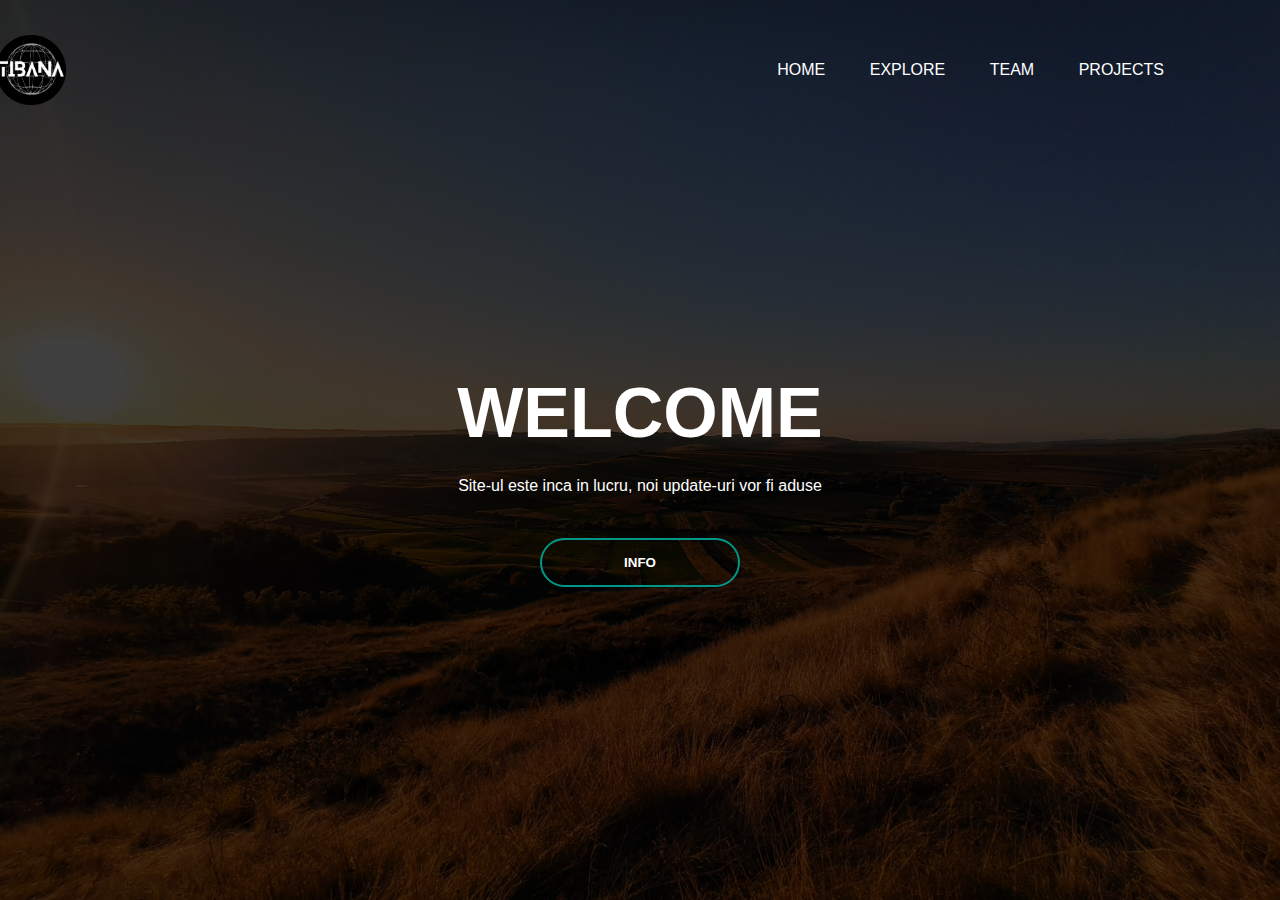
<file: index.html>
<!DOCTYPE html><!DOCTYPE html>
<html>
    <a name="index.html"></a>
    <a name="contact.html"></a>
    <a name="explore.html"></a>
    <a name="team.html"></a>
    <head>
        <title>Tibanesti</title>
        <link rel="stylesheet" href="style.css">
        <link rel="icon" href="images/logoTibana.png">
       
        
    </head>
    <body>
       <!---- <div id="preloader"> </div>

        <script>
            var loader = document.get
        </script>

    -->



        <div class="banner">
            <div class="navbar">
                <img src="images/logoTibana.png" class="logo">
                <ul>
                    <li><a href="index.html">Home</a></li>
                    <li><a href="explore.html">Explore</a></li>
                    <li><a href="team.html">Team</a></li> 
                    <li><a href="projects.html">Projects</a></li> 
                     

                </ul>
        </div>
            <div class="content">
            <h1>WELCOME</h1>
            <p>Site-ul este inca in lucru, noi update-uri vor fi aduse</p>
            <div>
                <a href="explore.html">
                <button type="button"><span></span>INFO</button>
                </a>
            </div>
        </div>
        
        </div>





    </body>
</html>
</file>
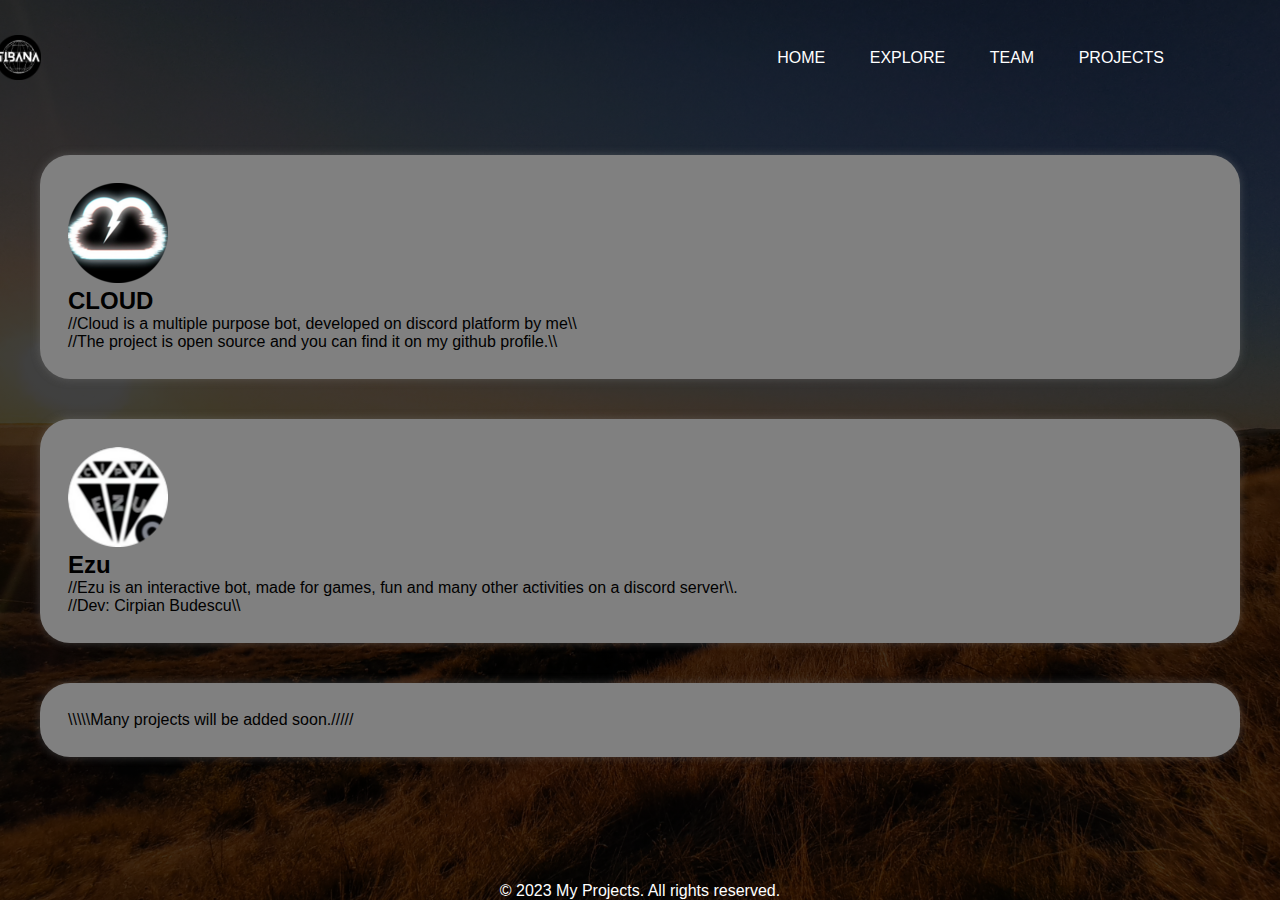
<file: projects.html>
<!DOCTYPE html>
<html>
    <a name="index.html"></a>
    <a name="contact.html"></a>
    <a name="explore.html"></a>
    <a name="team.html"></a>
    <head>
        <tiitle></tiitle>
        <link rel="stylesheet" href="styleProject.css">
    </head>
    <body>
        <div class="banner">
            <div class="navbar">
                <img src="images/logoTibana.png" class="logo">
                <ul>
                    <li><a href="index.html">Home</a></li>
                    <li><a href="explore.html">Explore</a></li>
                    <li><a href="team.html">Team</a></li> 
                    <li><a href="./projects.html">Projects</a></li> 
                    

                </ul> 
            </div>
        
       
        <div class="project-list">
            <img src="images/1cloud.png" class="project.1">
            <h2>CLOUD</h2>
            <p>//Cloud is a multiple purpose bot, developed on discord platform by me\\</p>
            <p>//The project is open source and you can find it on my github profile.\\</p>
            
            
            
        </div>
        
        <div class="project-list">
            <img src="images/ez1.png" class="project.2">
            <h2>Ezu</h2>
            <p>//Ezu is an interactive bot, made for games, fun and many other activities on a discord server\\.</p>
            <p>//Dev: Cirpian Budescu\\</p>
            
        </div>
        
        <div class="project-list">
            <h2></h2>
            <p>\\\\\Many projects will be added soon./////</p>
            
        </div>
        </div>
        
        <footer>
            <p>&copy; 2023 My Projects. All rights reserved.</p>
        </footer>
        
        
    </body>


</html>
</file>
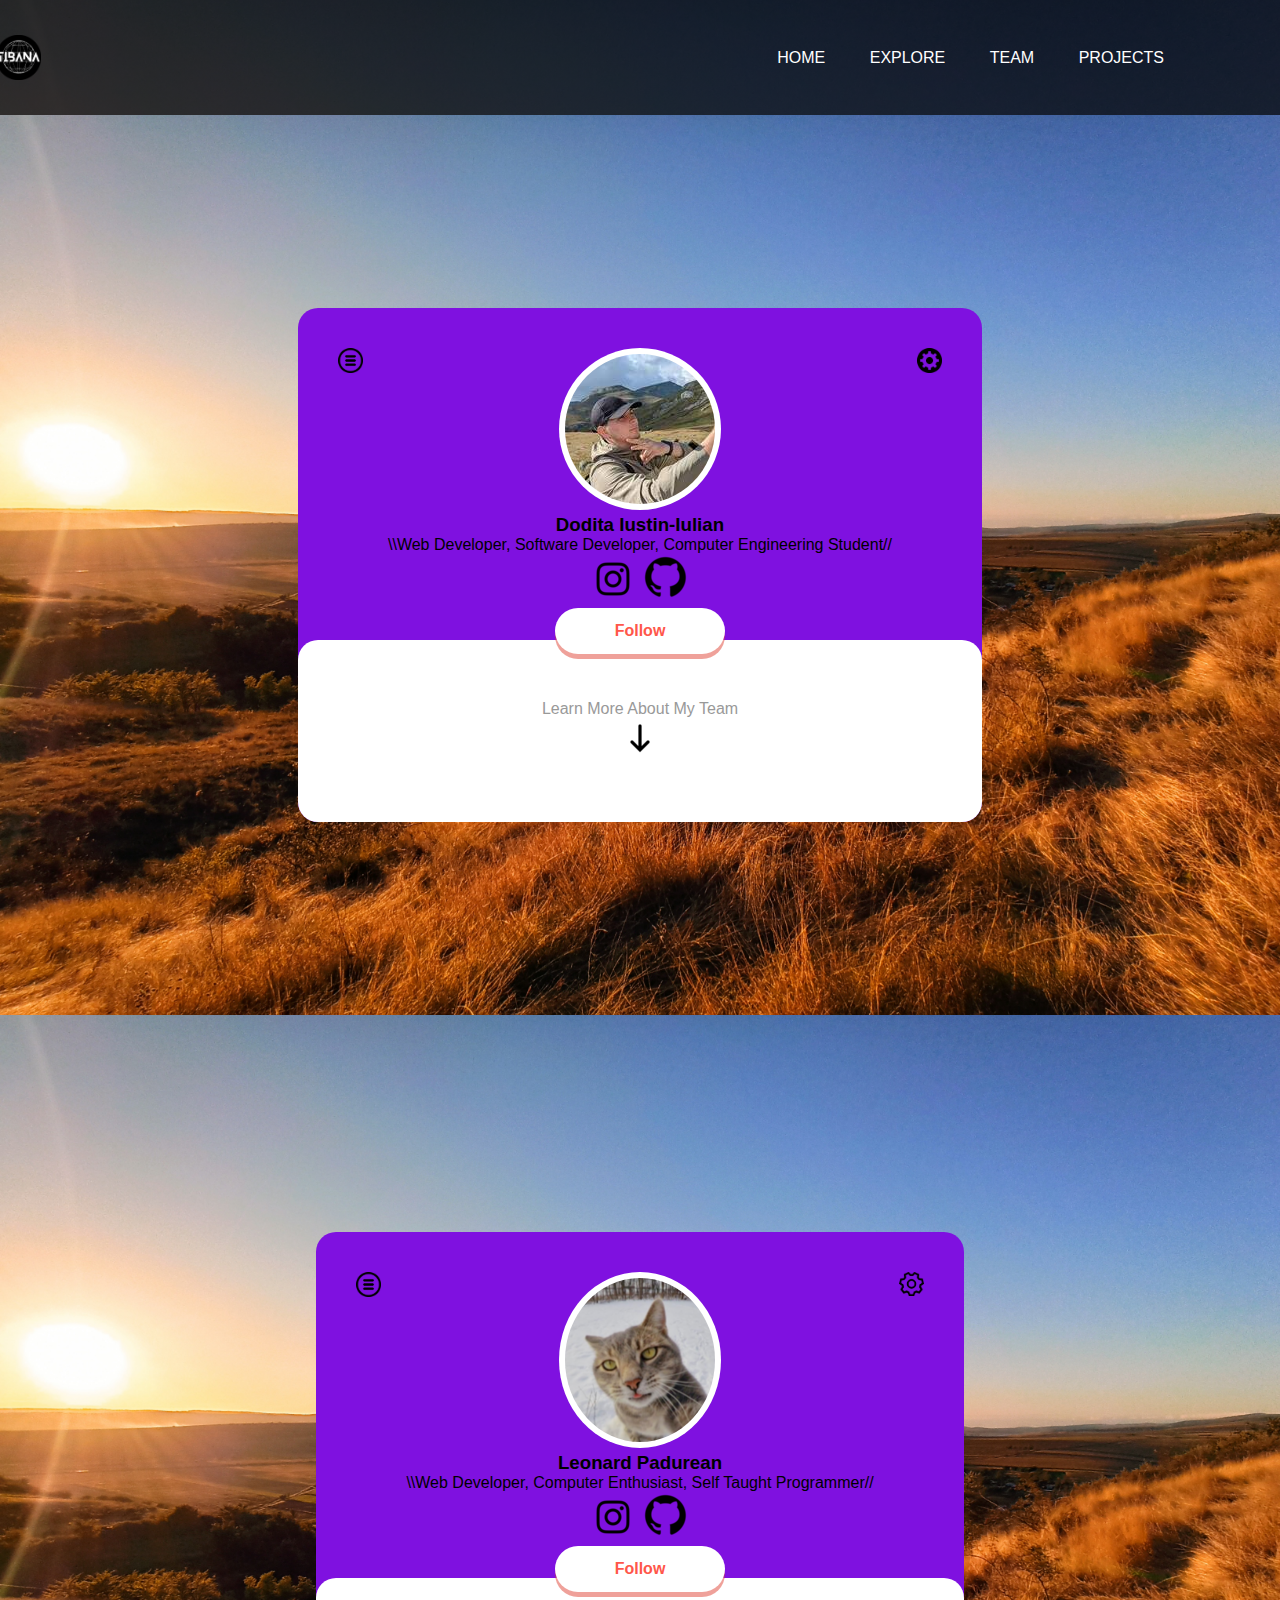
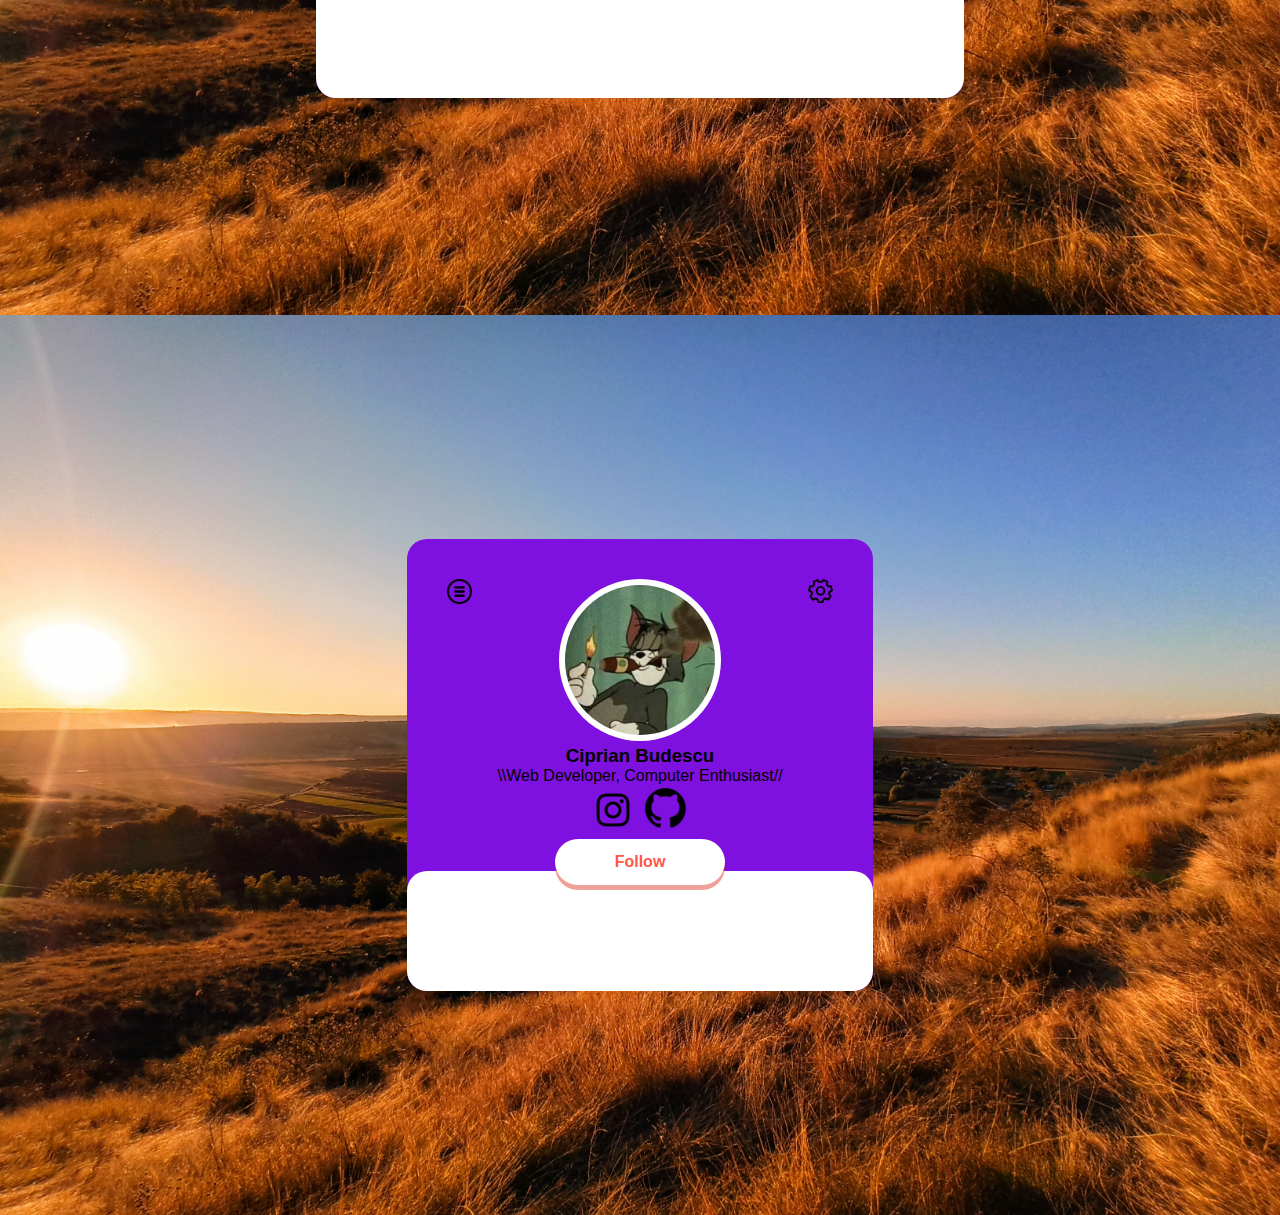
<file: team.html>
<!DOCTYPE html><!DOCTYPE html>

<html>
    <head>
        <tiitle></tiitle>
        <link rel="stylesheet" href="styleContact.css">
    </head>
    <body>
        <div class="banner">
            <div class="navbar">
                <img src="images/logoTibana.png" class="logo">
                <ul>
                    <li><a href="index.html">Home</a></li>
                    <li><a href="explore.html">Explore</a></li>
                    <li><a href="team.html">Team</a></li> 
                    <li><a href="./projects.html">Projects</a></li> 
                    

                </ul> 
        </div>
        <div class="container">
            <div class="profile-box">
                <img src="images/menu.png" class="menu-icon">
                <img src="images/setting.png" class="setting-icon">
            <img src="images/ProfilePictureMe.jpg" class="profile-pic1">
            <h3>Dodita Iustin-Iulian</h3>
            <p>\\Web Developer, Software Developer, Computer Engineering Student//</p>
            <p></p>
            <div class="social-media"> 
            <img src="images/instagram5.png">
            <img src="images/github5.png">
            </div>
            <a href="https://github.com/Snoozy02 ">
            <button onclick="//github.com/Snoozy02" type="button">Follow</button>
        </a>
            <div class="profile-bottom">
                <p>Learn More About My Team</p>
                <img src="images/downarrow1.png">
            </div>
                </div>
            </div>
            <div class="container2">
                <div class="profile-box">
                    <img src="images/menu.png" class="menu-icon">
                    <img src="images/setting1.png"class="setting-icon">
                    <img src="images/leo (1).png" class="profile-pic2">
                    <h3>Leonard Padurean</h3>
                    <p>\\Web Developer, Computer Enthusiast, Self Taught Programmer//</p>
                    <div class="social-media">
                        <img src="images/instagram5.png">
                        <img src="images/github5.png">
                    </div>
                    <a href="https://leopg.dev/">
                    <button type="button">Follow</button>
                    </a>
                <div class="profile-bottom">
                </div>
                </div>
            </div>
            <div class="container3">
                <div class="profile-box">
                    <img src="images/menu.png" class="menu-icon">
                    <img src="images/setting1.png"class="setting-icon">
                    <img src="images/cirpi.jpg" class="profile-pic3">
                    <h3>Ciprian Budescu</h3>
                    <p>\\Web Developer, Computer Enthusiast//</p>
                    <div class="social-media">
                        <img src="images/instagram5.png">
                        <img src="images/github5.png">
                    </div>
                    <a href="https://www.instagram.com/___cipri____/">
                    <button type="button">Follow</button>
                    </a>
                    <div class="profile-bottom">
                    </div>
                </div>
            </div>
                        


                </div>
            </div>

        </div>
        </div>
    
            
    </body>
    
</html>
</file>
<file: style.css>
*{
     margin: 0;
     padding: 0;
     font-family: sans-serif;
}
 .banner{ 
    width: 100%;
    height: 100vh;
    background-image: linear-gradient(rgba(0,0,0,0.75), rgba(0,0,0,0.75)), url(images/background.jpg);
    background-size: cover;
    background-position: centre;
}
  .logo{
    width: 70px;
    cursor: pointer;
    position: relative;
    left: -100px;
    
}
 .navbar{
    width: 85%;
    margin: auto;
    padding: 35px 0;
    display: flex;
    align-items: center;
    justify-content: space-between;
 }
 .navbar ul li {
    list-style: none;
    display: inline-block;
    margin: 0 20px;
    position: relative;

 }
  .navbar ul li a{
    text-decoration: none;
    color: #fff;
    text-transform: uppercase;
}
.navbar ul li::after{
    content: '';
    height: 3px;
    width: 0%;
    background: #009688;
    position: absolute;
    left: 0;
    bottom: -10px;
    transition: 0.5s;
}
.navbar ul li:hover::after{
    width: 100%;
}
.content{
   width: 100%;
    position: absolute;
    top: 50%;
    transform: translateY(-50%);
    text-align: center;
    color: #fff;
}
.content h1{
    font-size: 70px;
    margin-top: 80px;
}
.content p{
    margin: 20px auto;
    font-weight: 100;
    line-height: 25px;   
}
button{
    width: 200px;
    padding: 15px 0;
    text-align: center;
    margin: 20px 10px;
    border-radius: 25px;
    font-weight: bold;
    border: 2px solid #009688;
    background: transparent;
    color: #fff;
    cursor: pointer;
    position: relative;
    overflow: hidden;
}

span{
    background: #009688;
    height: 100%;
    width: 0;
    border-radius: 25px;
    position: absolute;
    left: 0;
    bottom: 0;
    z-index: -1;
    transition: 0.5s;

}
button:hover span{
    width: 100%;
}
button:hover{
    border: none;
}
#shadowBox {
    background-color: rgb(0, 0, 0);
    /* Fallback color */
    background-color: rgba(0, 0, 0, 0.2);
    /* Black w/opacity/see-through */
    border: 3px solid;
  }
  
  .rainbow {
    text-align: center;
    text-decoration: underline;
    font-size: 32px;
    font-family: monospace;
    letter-spacing: 5px;
    animation: colorRotate 6s linear 0s infinite;
  }
 /*de modificat(rainbow animation) in backgground TASK: not important
  /*@keyframes colorRotate {
    from {
      color: #6666ff;
    }
    10% {
      color: #0099ff;
    }
    50% {
      color: #00ff00;
    }   
    75% {
      color: #ff3399;
    }
    100% {
      color: #6666ff;
    }
  }

 /* }
  #preloader{
    background: #000 url(images/loader4.gif) no-repeat center center;
    background-size: 30%;
    height: 100vh;
    width: 100%;
    position: fixed;
    z-index: 100;
  } */
  body{
    animation: transitionIn 0.75s;
  }
  @keyframes transitionIn {
  from{ 
    opacity: 0;
    transform: rotateX(-10deg);
  }
  to {
    opacity: 1;
    transform: rotateX('0');
  }
  
}
</file>
<file: styleProject.css>
*{
    margin: 0;
    padding: 0;
    font-family: sans-serif;
}
.banner{ 
   width: 100%;
   height: 100vh;
   background-image: linear-gradient(rgba(0,0,0,0.75), rgba(0,0,0,0.75)), url(images/background.jpg);
   background-size: cover;
   background-position: centre;
}
 .logo{
   width: 45px;
   cursor: pointer;
   position: relative;
   left: -100px;
   
}
.navbar{
   width: 85%;
   margin: auto;
   padding: 35px 0;
   display: flex;
   align-items: center;
   justify-content: space-between;
}
.navbar ul li {
   list-style: none;
   display: inline-block;
   margin: 0 20px;
   position: relative;

}
 .navbar ul li a{
   text-decoration: none;
   color: #fff;
   text-transform: uppercase;
}
.navbar ul li::after{
   content: '';
   height: 3px;
   width: 0%;
   background: #009688;
   position: absolute;
   left: 0;
   bottom: -10px;
   transition: 0.5s;
}
.navbar ul li:hover::after{
   width: 100%;
}

body{ 
    animation: transitionIn 0.75s;
}

  
h2 {
   margin-top: 0;
 }
 
 b {
   display: inline-block;
   background-color: #333;
   color: grey;
   padding: 10px 20px;
   text-decoration: none;
   border-radius: 5px;
   margin-top: 50px;
   box-shadow: 0 0 10px rgba(128, 128, 128, 0.4);
 }

 
 footer {
   position: absolute;
   bottom: 0;
   left: 50%;
   transform: translateX(-50%);
   text-align: center;
 }
 
 b:hover {
   background-color: #666;
 }
 .project-list {
   background-color: grey;
   padding: 30px;
   margin: 40px;
   box-shadow: 0 0 10px rgba(128, 128, 128, 0.4);
   border-radius: 30px;
   border: 8px solid transparent;
   animation: rainbow 20s linear infinite;
 }
 footer {
   position: absolute;
   bottom: 0;
   left: 50%;
   transform: translateX(-50%);
   text-align: center;
   color:#fff
 }
 .project-list {
   background-color: grey;
   padding: 20px;
   margin: 40px;
   box-shadow: 0 0 10px rgba(128, 128, 128, 0.4);
   border-radius: 30px;
   border: 8px solid transparent;
   animation: rainbow 10s cubic-bezier(0.4, 0, 0.2, 1) infinite;

 }
 
 @keyframes rainbow {
   0% {
     border-color: red;
   }
   16.67% {
     border-color: orange;
   }
   33.33% {
     border-color: yellow;
   }
   50% {
     border-color: green;
   }
   66.67% {
     border-color: blue;
   }
   83.33% {
     border-color: indigo;
   }
   100% {
     border-color: violet;
   }
   0% {
      border-color: red;
   }
 }
 
 
 body{
   animation: transitionIn 0.75s;
 }
 @keyframes transitionIn {
 from{ 
   opacity: 0;
   transform: rotateX(-10deg);
 }
 to {
   opacity: 1;
   transform: rotateX('0');
 }
 
}
</file>
<file: styleContact.css>
*{
    margin: 0;
    padding: 0;
    font-family: sans-serif;
}
.banner{ 
   width: 100%;
   height: 100vh;
   background-image: linear-gradient(rgba(0,0,0,0.75), rgba(0,0,0,0.75)), url(images/background.jpg);
   background-size: cover;
   background-position: center;
}
 .logo{
   width: 45px;
   cursor: pointer;
   position: relative;
   left: -100px;
   
}
.navbar{
   width: 85%;
   margin: auto;
   padding: 35px 0;
   display: flex;
   align-items: center;
   justify-content: space-between;
}
.navbar ul li {
   list-style: none;
   display: inline-block;
   margin: 0 20px;
   position: relative;

}
.navbar ul li a{
   text-decoration: none;
   color: #fff;
   text-transform: uppercase;
}
.navbar ul li::after{
   content: '';
   height: 3px;
   width: 0%;
   background: #009688;
   position: absolute;
   left: 0;
   bottom: -10px;
   transition: 0.5s;
}
.navbar ul li:hover::after{
   width: 100%;
}
.container{
    width: 100%;
    height: 100vh;
    background-image: url(images/background.jpg);
    background-size: cover;
    background-position: center;
    display: flex;
    align-items: center;
    justify-content: center;
    background-repeat: repeat;
}

.profile-box{ 
    background: #7f11e0;
    text-align: center;
    padding: 40px 90px;
    position: absolute;
    border-radius: 20px;   
}
.menu-icon{
    width: 25px;
    position: absolute;
    left: 40px;
    top: 40px;
}
.setting-icon{
    width: 25px;
    position: absolute;
    right: 40px;
    top: 40px;
}
.profile-pic1{
    width: 150px;
    border-radius: 50%;
    background: #fff;
    padding: 6px;   
}
.profile-bottom{
    background: #fff;
    color: #999;
    padding: 60px 0;
    margin-right: -90px;
    margin-left: -90px;
    margin-bottom: -40px;
    border-radius: 20px;
}
.profile-box button{
    background: #fff;
    color:#ff574a;
    border: none;
    outline: none;
    box-shadow: 0 5px rgba(224, 67, 54, 0.5);
    padding: 14px 60px;
    cursor: pointer;
    border-radius: 30px;
    margin-bottom: -50px;
    font-weight: 600;
    font-size: 16px;
}
/*profilul lui Leo*/
.container2{
    width: 100%;
    height: 100vh;
    background-image: url(images/background.jpg);
    background-size: cover;
    background-position: center;
    display: flex;
    align-items: center;
    justify-content: center;
}
.profile-box{
    background: #7f11e0;
    text-align: center;
    padding: 40px 90px;
    position: absolute;
    border-radius: 20px;   
}
.menu-icon{
    width: 25px;
    position: absolute;
    left: 40px;
    top: 40px;
}
.setting-icon{
    width: 25px;
    position: absolute;
    right: 40px;
    top: 40px;
}
.profile-pic2{
    width: 150px;
    border-radius: 50%;
    background: #fff;
    padding: 6px;   
} 
/*de rectificat(profilul lui ciprian) TASK: HIGH  
/*profilul lui Cipri*/
.container3{
    width: 100%;
    height: 100vh;
    background-image: url(images/background.jpg);
    background-size: cover;
    background-position: center;
    display: flex;
    align-items: center;
    justify-content: center;
}

.profile-box{
    background: #7f11e0;
    text-align: center;
    padding: 40px 90px;
    position: absolute;
    border-radius: 20px;   
}
.menu-icon{
    width: 25px;
    position: absolute;
    left: 40px;
    top: 40px;
}
.setting-icon{
    width: 25px;
    position: absolute;
    right: 40px;
    top: 40px;
}
.profile-pic3{
    width: 150px;
    border-radius: 50%;
    background: #fff;
    padding: 6px;   
}
body{ 
    animation: transitionIn 0.75s;
}
@keyframes transitionIn {
from{ 
  opacity: 0;
  transform: rotateX(-10deg);
}
to {
  opacity: 1;
  transform: rotateX('0');
}
}
</file>
